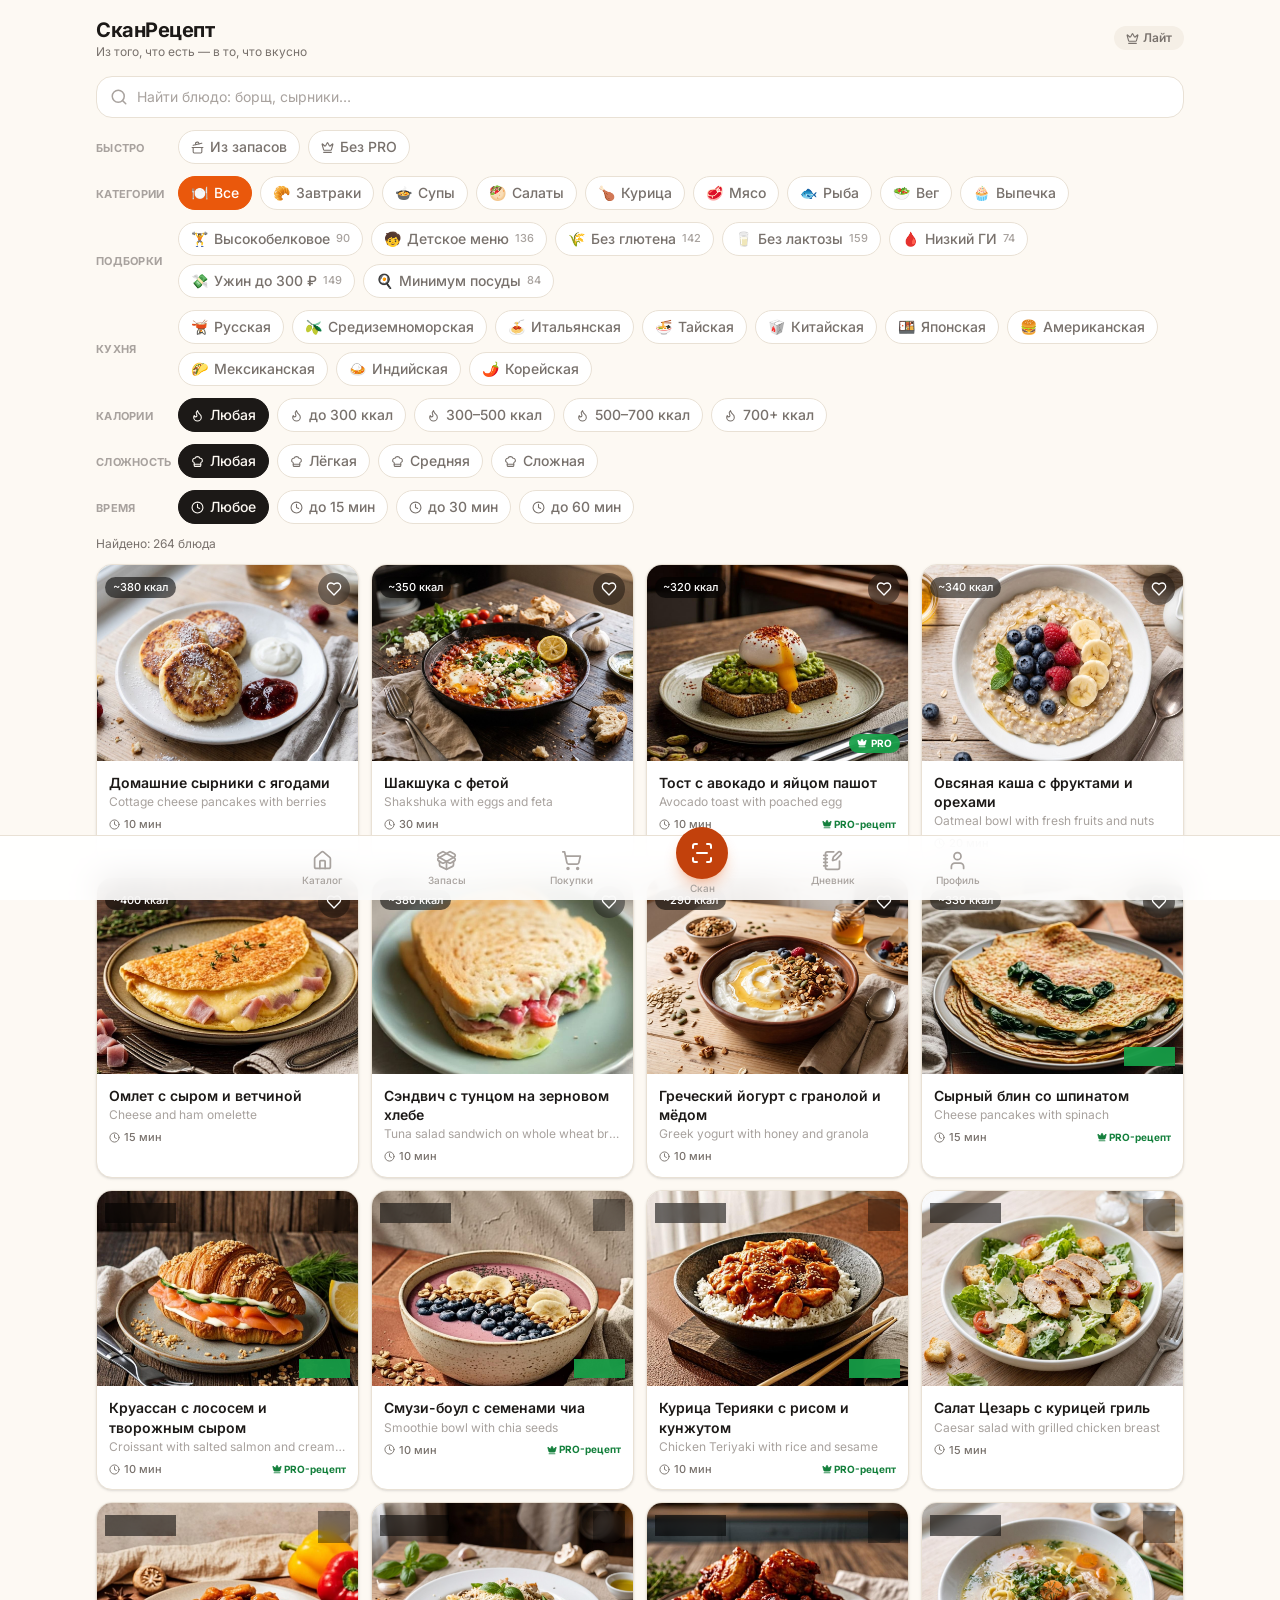
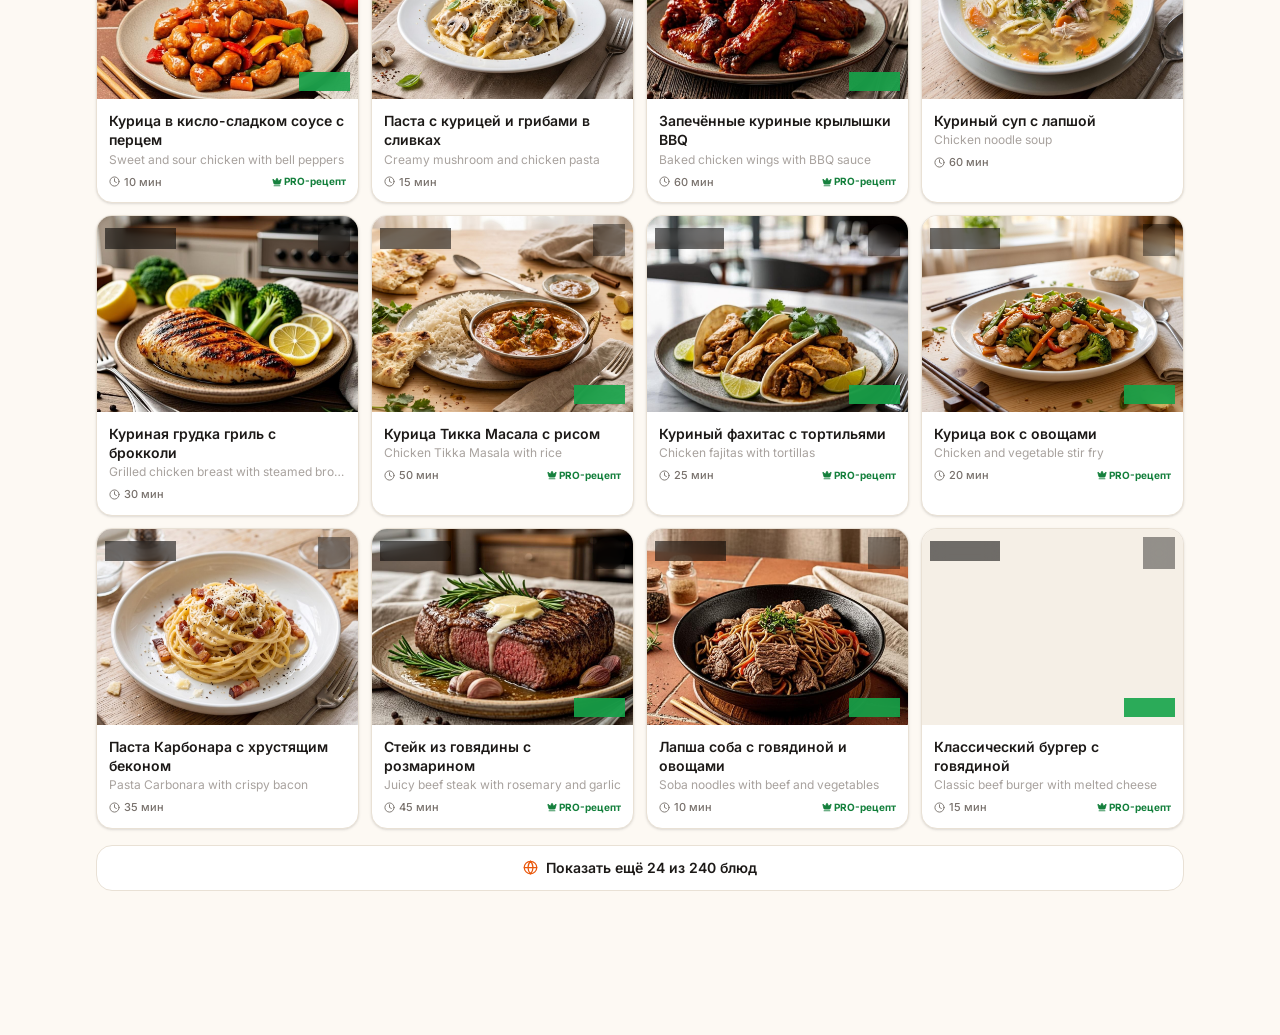
<file: index.html>
<!doctype html>
<html lang="ru">
  <head>
    <meta charset="UTF-8" />
    <link rel="icon" type="image/svg+xml" href="/favicon.svg" />
    <meta name="viewport" content="width=device-width, initial-scale=1.0, viewport-fit=cover" />
    <meta name="theme-color" content="#EA580C" />
    <meta name="mobile-web-app-capable" content="yes" />
    <meta name="apple-mobile-web-app-capable" content="yes" />
    <meta name="apple-mobile-web-app-status-bar-style" content="default" />
    <meta name="apple-mobile-web-app-title" content="СканРецепт" />
    <meta
      name="description"
      content="СканРецепт — сканируй продукты камерой и получай рецепты от ИИ. Каталог блюд 9 кухонь с фильтрами."
    />
    <!-- Open Graph: превью ссылки в мессенджерах и соцсетях -->
    <meta property="og:type" content="website" />
    <meta property="og:site_name" content="СканРецепт" />
    <meta property="og:title" content="СканРецепт — рецепты из твоих продуктов" />
    <meta
      property="og:description"
      content="Сканируй продукты камерой или штрих-код — ИИ подберёт рецепты. 260 домашних блюд 9 кухонь."
    />
    <meta property="og:image" content="/icons/icon-512.png" />
    <meta property="og:image:width" content="512" />
    <meta property="og:image:height" content="512" />
    <meta property="og:locale" content="ru_RU" />
    <!-- iOS: иконка на домашний экран -->
    <link rel="apple-touch-icon" href="/icons/icon-192.png" />
    <title>СканРецепт — рецепты из твоих продуктов</title>
    <script type="module" crossorigin src="/assets/index-CkTtRV9L.js"></script>
    <link rel="stylesheet" crossorigin href="/assets/index-Crrk0AuG.css">
  <link rel="manifest" href="/manifest.webmanifest"></head>
  <body>
    <div id="root"></div>
  </body>
</html>
</file>
<file: assets/index-Crrk0AuG.css>
@layer properties{@supports (((-webkit-hyphens:none)) and (not (margin-trim:inline))) or ((-moz-orient:inline) and (not (color:rgb(from red r g b)))){*,:before,:after,::backdrop{--tw-translate-x:0;--tw-translate-y:0;--tw-translate-z:0;--tw-rotate-x:initial;--tw-rotate-y:initial;--tw-rotate-z:initial;--tw-skew-x:initial;--tw-skew-y:initial;--tw-space-y-reverse:0;--tw-divide-y-reverse:0;--tw-border-style:solid;--tw-gradient-position:initial;--tw-gradient-from:#0000;--tw-gradient-via:#0000;--tw-gradient-to:#0000;--tw-gradient-stops:initial;--tw-gradient-via-stops:initial;--tw-gradient-from-position:0%;--tw-gradient-via-position:50%;--tw-gradient-to-position:100%;--tw-leading:initial;--tw-font-weight:initial;--tw-tracking:initial;--tw-ordinal:initial;--tw-slashed-zero:initial;--tw-numeric-figure:initial;--tw-numeric-spacing:initial;--tw-numeric-fraction:initial;--tw-shadow:0 0 #0000;--tw-shadow-color:initial;--tw-shadow-alpha:100%;--tw-inset-shadow:0 0 #0000;--tw-inset-shadow-color:initial;--tw-inset-shadow-alpha:100%;--tw-ring-color:initial;--tw-ring-shadow:0 0 #0000;--tw-inset-ring-color:initial;--tw-inset-ring-shadow:0 0 #0000;--tw-ring-inset:initial;--tw-ring-offset-width:0px;--tw-ring-offset-color:#fff;--tw-ring-offset-shadow:0 0 #0000;--tw-outline-style:solid;--tw-blur:initial;--tw-brightness:initial;--tw-contrast:initial;--tw-grayscale:initial;--tw-hue-rotate:initial;--tw-invert:initial;--tw-opacity:initial;--tw-saturate:initial;--tw-sepia:initial;--tw-drop-shadow:initial;--tw-drop-shadow-color:initial;--tw-drop-shadow-alpha:100%;--tw-drop-shadow-size:initial;--tw-backdrop-blur:initial;--tw-backdrop-brightness:initial;--tw-backdrop-contrast:initial;--tw-backdrop-grayscale:initial;--tw-backdrop-hue-rotate:initial;--tw-backdrop-invert:initial;--tw-backdrop-opacity:initial;--tw-backdrop-saturate:initial;--tw-backdrop-sepia:initial;--tw-duration:initial;--tw-ease:initial;--tw-scale-x:1;--tw-scale-y:1;--tw-scale-z:1}}}@layer theme{:root,:host{--font-sans:"Inter Variable", ui-sans-serif, system-ui, -apple-system, "Segoe UI", sans-serif;--font-mono:ui-monospace, SFMono-Regular, Menlo, Monaco, Consolas, "Liberation Mono", "Courier New", monospace;--color-red-400:oklch(70.4% .191 22.216);--color-red-500:oklch(63.7% .237 25.331);--color-amber-50:oklch(98.7% .022 95.277);--color-amber-100:oklch(96.2% .059 95.617);--color-amber-200:oklch(92.4% .12 95.746);--color-amber-300:oklch(87.9% .169 91.605);--color-amber-400:oklch(82.8% .189 84.429);--color-amber-500:oklch(76.9% .188 70.08);--color-amber-600:oklch(66.6% .179 58.318);--color-amber-700:oklch(55.5% .163 48.998);--color-amber-800:oklch(47.3% .137 46.201);--color-amber-900:oklch(41.4% .112 45.904);--color-amber-950:oklch(27.9% .077 45.635);--color-emerald-400:oklch(76.5% .177 163.223);--color-zinc-200:oklch(92% .004 286.32);--color-zinc-500:oklch(55.2% .016 285.938);--color-zinc-800:oklch(27.4% .006 286.033);--color-stone-900:oklch(21.6% .006 56.043);--color-black:#000;--color-white:#fff;--spacing:.25rem;--container-xs:20rem;--container-sm:24rem;--container-md:28rem;--container-lg:32rem;--container-2xl:42rem;--container-3xl:48rem;--container-6xl:72rem;--text-xs:.75rem;--text-xs--line-height:calc(1 / .75);--text-sm:.875rem;--text-sm--line-height:calc(1.25 / .875);--text-base:1rem;--text-base--line-height: 1.5 ;--text-lg:1.125rem;--text-lg--line-height:calc(1.75 / 1.125);--text-xl:1.25rem;--text-xl--line-height:calc(1.75 / 1.25);--text-2xl:1.5rem;--text-2xl--line-height:calc(2 / 1.5);--text-3xl:1.875rem;--text-3xl--line-height: 1.2 ;--text-4xl:2.25rem;--text-4xl--line-height:calc(2.5 / 2.25);--text-5xl:3rem;--text-5xl--line-height:1;--font-weight-normal:400;--font-weight-medium:500;--font-weight-semibold:600;--font-weight-bold:700;--tracking-tight:-.025em;--tracking-wide:.025em;--tracking-wider:.05em;--leading-tight:1.25;--leading-snug:1.375;--leading-relaxed:1.625;--radius-sm:.25rem;--radius-md:.375rem;--radius-lg:.5rem;--radius-xl:.75rem;--radius-2xl:1rem;--radius-3xl:1.5rem;--drop-shadow-sm:0 1px 2px #00000026;--ease-out:cubic-bezier(0, 0, .2, 1);--animate-pulse:pulse 2s cubic-bezier(.4, 0, .6, 1) infinite;--blur-sm:8px;--blur-lg:16px;--default-transition-duration:.15s;--default-transition-timing-function:cubic-bezier(.4, 0, .2, 1);--default-font-family:"Inter Variable", ui-sans-serif, system-ui, -apple-system, "Segoe UI", sans-serif;--default-mono-font-family:var(--font-mono)}}@layer base{*,:after,:before,::backdrop{box-sizing:border-box;border:0 solid;margin:0;padding:0}::file-selector-button{box-sizing:border-box;border:0 solid;margin:0;padding:0}html,:host{-webkit-text-size-adjust:100%;tab-size:4;line-height:1.5;font-family:var(--default-font-family,-apple-system, BlinkMacSystemFont, "Segoe UI", Roboto, "Helvetica Neue", "Noto Sans", Arial, sans-serif, "Apple Color Emoji", "Segoe UI Emoji", "Segoe UI Symbol", "Noto Color Emoji");font-feature-settings:var(--default-font-feature-settings,normal);font-variation-settings:var(--default-font-variation-settings,normal);-webkit-tap-highlight-color:transparent}hr{height:0;color:inherit;border-top-width:1px}abbr:where([title]){-webkit-text-decoration:underline dotted;text-decoration:underline dotted}h1,h2,h3,h4,h5,h6{font-size:inherit;font-weight:inherit}a{color:inherit;-webkit-text-decoration:inherit;text-decoration:inherit}b,strong{font-weight:bolder}code,kbd,samp,pre{font-family:var(--default-mono-font-family,ui-monospace, SFMono-Regular, Menlo, Monaco, Consolas, "Liberation Mono", "Courier New", monospace);font-feature-settings:var(--default-mono-font-feature-settings,normal);font-variation-settings:var(--default-mono-font-variation-settings,normal);font-size:1em}small{font-size:80%}sub,sup{vertical-align:baseline;font-size:75%;line-height:0;position:relative}sub{bottom:-.25em}sup{top:-.5em}table{text-indent:0;border-color:inherit;border-collapse:collapse}:-moz-focusring:where(:not(iframe)){outline:auto}progress{vertical-align:baseline}summary{display:list-item}ol,ul,menu{list-style:none}img,svg,video,canvas,audio,iframe,embed,object{vertical-align:middle;display:block}img,video{max-width:100%;height:auto}button,input,select,optgroup,textarea{font:inherit;font-feature-settings:inherit;font-variation-settings:inherit;letter-spacing:inherit;color:inherit;opacity:1;background-color:#0000;border-radius:0}::file-selector-button{font:inherit;font-feature-settings:inherit;font-variation-settings:inherit;letter-spacing:inherit;color:inherit;opacity:1;background-color:#0000;border-radius:0}:where(select:is([multiple],[size])) optgroup{font-weight:bolder}:where(select:is([multiple],[size])) optgroup option{padding-inline-start:20px}::file-selector-button{margin-inline-end:4px}::placeholder{opacity:1}@supports (not ((-webkit-appearance:-apple-pay-button))) or (contain-intrinsic-size:1px){::placeholder{color:currentColor}@supports (color:color-mix(in lab,red,red)){::placeholder{color:color-mix(in oklab,currentcolor 50%,transparent)}}}textarea{resize:vertical}::-webkit-search-decoration{-webkit-appearance:none}::-webkit-date-and-time-value{min-height:1lh;text-align:inherit}::-webkit-datetime-edit{display:inline-flex}::-webkit-datetime-edit-fields-wrapper{padding:0}::-webkit-datetime-edit{padding-block:0}::-webkit-datetime-edit-year-field{padding-block:0}::-webkit-datetime-edit-month-field{padding-block:0}::-webkit-datetime-edit-day-field{padding-block:0}::-webkit-datetime-edit-hour-field{padding-block:0}::-webkit-datetime-edit-minute-field{padding-block:0}::-webkit-datetime-edit-second-field{padding-block:0}::-webkit-datetime-edit-millisecond-field{padding-block:0}::-webkit-datetime-edit-meridiem-field{padding-block:0}::-webkit-calendar-picker-indicator{line-height:1}:-moz-ui-invalid{box-shadow:none}button,input:where([type=button],[type=reset],[type=submit]){appearance:button}::file-selector-button{appearance:button}::-webkit-inner-spin-button{height:auto}::-webkit-outer-spin-button{height:auto}[hidden]:where(:not([hidden=until-found])){display:none!important}}@layer components;@layer utilities{.pointer-events-none{pointer-events:none}.collapse{visibility:collapse}.invisible{visibility:hidden}.visible{visibility:visible}.absolute{position:absolute}.fixed{position:fixed}.relative{position:relative}.static{position:static}.sticky{position:sticky}.inset-0{inset:0}.inset-x-0{inset-inline:0}.-top-1\.5{top:calc(var(--spacing) * -1.5)}.-top-2\.5{top:calc(var(--spacing) * -2.5)}.top-0\.5{top:calc(var(--spacing) * .5)}.top-1{top:var(--spacing)}.top-1\/2{top:50%}.top-2{top:calc(var(--spacing) * 2)}.top-3{top:calc(var(--spacing) * 3)}.top-4{top:calc(var(--spacing) * 4)}.top-6{top:calc(var(--spacing) * 6)}.-right-0\.5{right:calc(var(--spacing) * -.5)}.right-0{right:0}.right-2{right:calc(var(--spacing) * 2)}.right-3{right:calc(var(--spacing) * 3)}.right-6{right:calc(var(--spacing) * 6)}.right-\[12\%\]{right:12%}.bottom-0{bottom:0}.bottom-2{bottom:calc(var(--spacing) * 2)}.bottom-4{bottom:calc(var(--spacing) * 4)}.bottom-5{bottom:calc(var(--spacing) * 5)}.bottom-6{bottom:calc(var(--spacing) * 6)}.bottom-24{bottom:calc(var(--spacing) * 24)}.left-0{left:0}.left-1{left:var(--spacing)}.left-1\/2{left:50%}.left-2{left:calc(var(--spacing) * 2)}.left-3{left:calc(var(--spacing) * 3)}.left-3\.5{left:calc(var(--spacing) * 3.5)}.left-4{left:calc(var(--spacing) * 4)}.left-6{left:calc(var(--spacing) * 6)}.left-\[12\%\]{left:12%}.z-10{z-index:10}.z-20{z-index:20}.z-40{z-index:40}.z-50{z-index:50}.container{width:100%}@media(min-width:40rem){.container{max-width:40rem}}@media(min-width:48rem){.container{max-width:48rem}}@media(min-width:64rem){.container{max-width:64rem}}@media(min-width:80rem){.container{max-width:80rem}}@media(min-width:96rem){.container{max-width:96rem}}.mx-4{margin-inline:calc(var(--spacing) * 4)}.mx-auto{margin-inline:auto}.-mt-5{margin-top:calc(var(--spacing) * -5)}.mt-0\.5{margin-top:calc(var(--spacing) * .5)}.mt-1{margin-top:var(--spacing)}.mt-1\.5{margin-top:calc(var(--spacing) * 1.5)}.mt-2{margin-top:calc(var(--spacing) * 2)}.mt-2\.5{margin-top:calc(var(--spacing) * 2.5)}.mt-3{margin-top:calc(var(--spacing) * 3)}.mt-4{margin-top:calc(var(--spacing) * 4)}.mt-5{margin-top:calc(var(--spacing) * 5)}.mt-6{margin-top:calc(var(--spacing) * 6)}.mr-0\.5{margin-right:calc(var(--spacing) * .5)}.mr-1{margin-right:var(--spacing)}.mr-1\.5{margin-right:calc(var(--spacing) * 1.5)}.mb-1{margin-bottom:var(--spacing)}.mb-1\.5{margin-bottom:calc(var(--spacing) * 1.5)}.mb-2{margin-bottom:calc(var(--spacing) * 2)}.mb-2\.5{margin-bottom:calc(var(--spacing) * 2.5)}.mb-3{margin-bottom:calc(var(--spacing) * 3)}.mb-4{margin-bottom:calc(var(--spacing) * 4)}.mb-5{margin-bottom:calc(var(--spacing) * 5)}.mb-6{margin-bottom:calc(var(--spacing) * 6)}.ml-0\.5{margin-left:calc(var(--spacing) * .5)}.ml-1{margin-left:var(--spacing)}.ml-1\.5{margin-left:calc(var(--spacing) * 1.5)}.ml-2{margin-left:calc(var(--spacing) * 2)}.ml-auto{margin-left:auto}.line-clamp-2{-webkit-line-clamp:2;-webkit-box-orient:vertical;display:-webkit-box;overflow:hidden}.line-clamp-3{-webkit-line-clamp:3;-webkit-box-orient:vertical;display:-webkit-box;overflow:hidden}.block{display:block}.contents{display:contents}.flex{display:flex}.grid{display:grid}.hidden{display:none}.inline{display:inline}.inline-block{display:inline-block}.inline-flex{display:inline-flex}.table{display:table}.table-header-group{display:table-header-group}.aspect-\[3\/4\]{aspect-ratio:3/4}.aspect-\[4\/3\]{aspect-ratio:4/3}.h-0\.5{height:calc(var(--spacing) * .5)}.h-1\.5{height:calc(var(--spacing) * 1.5)}.h-2{height:calc(var(--spacing) * 2)}.h-2\.5{height:calc(var(--spacing) * 2.5)}.h-3\.5{height:calc(var(--spacing) * 3.5)}.h-4{height:calc(var(--spacing) * 4)}.h-5{height:calc(var(--spacing) * 5)}.h-6{height:calc(var(--spacing) * 6)}.h-7{height:calc(var(--spacing) * 7)}.h-8{height:calc(var(--spacing) * 8)}.h-9{height:calc(var(--spacing) * 9)}.h-10{height:calc(var(--spacing) * 10)}.h-11{height:calc(var(--spacing) * 11)}.h-12{height:calc(var(--spacing) * 12)}.h-13{height:calc(var(--spacing) * 13)}.h-14{height:calc(var(--spacing) * 14)}.h-16{height:calc(var(--spacing) * 16)}.h-24{height:calc(var(--spacing) * 24)}.h-\[22px\]{height:22px}.h-\[56px\]{height:56px}.h-\[72px\]{height:72px}.h-full{height:100%}.max-h-\[85vh\]{max-height:85vh}.min-h-24{min-height:calc(var(--spacing) * 24)}.min-h-screen{min-height:100vh}.w-2{width:calc(var(--spacing) * 2)}.w-2\.5{width:calc(var(--spacing) * 2.5)}.w-3\.5{width:calc(var(--spacing) * 3.5)}.w-4{width:calc(var(--spacing) * 4)}.w-5{width:calc(var(--spacing) * 5)}.w-6{width:calc(var(--spacing) * 6)}.w-7{width:calc(var(--spacing) * 7)}.w-8{width:calc(var(--spacing) * 8)}.w-9{width:calc(var(--spacing) * 9)}.w-10{width:calc(var(--spacing) * 10)}.w-11{width:calc(var(--spacing) * 11)}.w-12{width:calc(var(--spacing) * 12)}.w-13{width:calc(var(--spacing) * 13)}.w-14{width:calc(var(--spacing) * 14)}.w-16{width:calc(var(--spacing) * 16)}.w-20{width:calc(var(--spacing) * 20)}.w-24{width:calc(var(--spacing) * 24)}.w-\[54px\]{width:54px}.w-\[56px\]{width:56px}.w-\[72px\]{width:72px}.w-\[74px\]{width:74px}.w-full{width:100%}.max-w-56{max-width:calc(var(--spacing) * 56)}.max-w-\[68px\]{max-width:68px}.max-w-\[70\%\]{max-width:70%}.max-w-\[calc\(100\%-52px\)\]{max-width:calc(100% - 52px)}.max-w-lg{max-width:var(--container-lg)}.max-w-md{max-width:var(--container-md)}.max-w-sm{max-width:var(--container-sm)}.max-w-xs{max-width:var(--container-xs)}.min-w-0{min-width:0}.min-w-4{min-width:calc(var(--spacing) * 4)}.min-w-9{min-width:calc(var(--spacing) * 9)}.min-w-14{min-width:calc(var(--spacing) * 14)}.flex-1{flex:1}.flex-shrink,.shrink{flex-shrink:1}.shrink-0{flex-shrink:0}.grow{flex-grow:1}.-translate-x-1\/2{--tw-translate-x: -50% ;translate:var(--tw-translate-x) var(--tw-translate-y)}.translate-x-1{--tw-translate-x:var(--spacing);translate:var(--tw-translate-x) var(--tw-translate-y)}.translate-x-6{--tw-translate-x:calc(var(--spacing) * 6);translate:var(--tw-translate-x) var(--tw-translate-y)}.-translate-y-1\/2{--tw-translate-y: -50% ;translate:var(--tw-translate-x) var(--tw-translate-y)}.transform{transform:var(--tw-rotate-x,) var(--tw-rotate-y,) var(--tw-rotate-z,) var(--tw-skew-x,) var(--tw-skew-y,)}.animate-pulse{animation:var(--animate-pulse)}.cursor-pointer{cursor:pointer}.resize{resize:both}.grid-cols-2{grid-template-columns:repeat(2,minmax(0,1fr))}.grid-cols-3{grid-template-columns:repeat(3,minmax(0,1fr))}.grid-cols-4{grid-template-columns:repeat(4,minmax(0,1fr))}.grid-cols-5{grid-template-columns:repeat(5,minmax(0,1fr))}.flex-col{flex-direction:column}.flex-wrap{flex-wrap:wrap}.items-baseline{align-items:baseline}.items-center{align-items:center}.items-end{align-items:flex-end}.items-start{align-items:flex-start}.justify-around{justify-content:space-around}.justify-between{justify-content:space-between}.justify-center{justify-content:center}.justify-items-center{justify-items:center}.gap-0\.5{gap:calc(var(--spacing) * .5)}.gap-1{gap:var(--spacing)}.gap-1\.5{gap:calc(var(--spacing) * 1.5)}.gap-2{gap:calc(var(--spacing) * 2)}.gap-2\.5{gap:calc(var(--spacing) * 2.5)}.gap-3{gap:calc(var(--spacing) * 3)}.gap-3\.5{gap:calc(var(--spacing) * 3.5)}.gap-4{gap:calc(var(--spacing) * 4)}.gap-6{gap:calc(var(--spacing) * 6)}:where(.space-y-1>:not(:last-child)){--tw-space-y-reverse:0;margin-block-start:calc(var(--spacing) * var(--tw-space-y-reverse));margin-block-end:calc(var(--spacing) * calc(1 - var(--tw-space-y-reverse)))}:where(.space-y-1\.5>:not(:last-child)){--tw-space-y-reverse:0;margin-block-start:calc(calc(var(--spacing) * 1.5) * var(--tw-space-y-reverse));margin-block-end:calc(calc(var(--spacing) * 1.5) * calc(1 - var(--tw-space-y-reverse)))}:where(.space-y-2>:not(:last-child)){--tw-space-y-reverse:0;margin-block-start:calc(calc(var(--spacing) * 2) * var(--tw-space-y-reverse));margin-block-end:calc(calc(var(--spacing) * 2) * calc(1 - var(--tw-space-y-reverse)))}:where(.space-y-2\.5>:not(:last-child)){--tw-space-y-reverse:0;margin-block-start:calc(calc(var(--spacing) * 2.5) * var(--tw-space-y-reverse));margin-block-end:calc(calc(var(--spacing) * 2.5) * calc(1 - var(--tw-space-y-reverse)))}:where(.space-y-4>:not(:last-child)){--tw-space-y-reverse:0;margin-block-start:calc(calc(var(--spacing) * 4) * var(--tw-space-y-reverse));margin-block-end:calc(calc(var(--spacing) * 4) * calc(1 - var(--tw-space-y-reverse)))}.gap-x-4{column-gap:calc(var(--spacing) * 4)}.gap-y-1{row-gap:var(--spacing)}:where(.divide-y>:not(:last-child)){--tw-divide-y-reverse:0;border-bottom-style:var(--tw-border-style);border-top-style:var(--tw-border-style);border-top-width:calc(1px * var(--tw-divide-y-reverse));border-bottom-width:calc(1px * calc(1 - var(--tw-divide-y-reverse)))}:where(.divide-line>:not(:last-child)){border-color:var(--line)}.truncate{text-overflow:ellipsis;white-space:nowrap;overflow:hidden}.overflow-hidden{overflow:hidden}.overflow-x-auto{overflow-x:auto}.overflow-y-auto{overflow-y:auto}.rounded-2xl{border-radius:var(--radius-2xl)}.rounded-3xl{border-radius:var(--radius-3xl)}.rounded-full{border-radius:3.40282e38px}.rounded-lg{border-radius:var(--radius-lg)}.rounded-sm{border-radius:var(--radius-sm)}.rounded-xl{border-radius:var(--radius-xl)}.rounded-t-md{border-top-left-radius:var(--radius-md);border-top-right-radius:var(--radius-md)}.rounded-t-sm{border-top-left-radius:var(--radius-sm);border-top-right-radius:var(--radius-sm)}.rounded-tl-2xl{border-top-left-radius:var(--radius-2xl)}.rounded-tr-2xl{border-top-right-radius:var(--radius-2xl)}.rounded-b-lg{border-bottom-right-radius:var(--radius-lg);border-bottom-left-radius:var(--radius-lg)}.rounded-br-2xl{border-bottom-right-radius:var(--radius-2xl)}.rounded-bl-2xl{border-bottom-left-radius:var(--radius-2xl)}.border{border-style:var(--tw-border-style);border-width:1px}.border-2{border-style:var(--tw-border-style);border-width:2px}.border-\[3px\]{border-style:var(--tw-border-style);border-width:3px}.border-\[6px\]{border-style:var(--tw-border-style);border-width:6px}.border-t{border-top-style:var(--tw-border-style);border-top-width:1px}.border-t-2{border-top-style:var(--tw-border-style);border-top-width:2px}.border-r-2{border-right-style:var(--tw-border-style);border-right-width:2px}.border-b-2{border-bottom-style:var(--tw-border-style);border-bottom-width:2px}.border-l-2{border-left-style:var(--tw-border-style);border-left-width:2px}.border-dashed{--tw-border-style:dashed;border-style:dashed}.border-accent,.border-accent\/25{border-color:var(--accent)}@supports (color:color-mix(in lab,red,red)){.border-accent\/25{border-color:color-mix(in oklab,var(--accent) 25%,transparent)}}.border-accent\/30{border-color:var(--accent)}@supports (color:color-mix(in lab,red,red)){.border-accent\/30{border-color:color-mix(in oklab,var(--accent) 30%,transparent)}}.border-accent\/40{border-color:var(--accent)}@supports (color:color-mix(in lab,red,red)){.border-accent\/40{border-color:color-mix(in oklab,var(--accent) 40%,transparent)}}.border-accent\/50{border-color:var(--accent)}@supports (color:color-mix(in lab,red,red)){.border-accent\/50{border-color:color-mix(in oklab,var(--accent) 50%,transparent)}}.border-accent\/70{border-color:var(--accent)}@supports (color:color-mix(in lab,red,red)){.border-accent\/70{border-color:color-mix(in oklab,var(--accent) 70%,transparent)}}.border-amber-300\/60{border-color:#ffd23699}@supports (color:color-mix(in lab,red,red)){.border-amber-300\/60{border-color:color-mix(in oklab,var(--color-amber-300) 60%,transparent)}}.border-amber-950{border-color:var(--color-amber-950)}.border-good,.border-good\/30{border-color:var(--good)}@supports (color:color-mix(in lab,red,red)){.border-good\/30{border-color:color-mix(in oklab,var(--good) 30%,transparent)}}.border-good\/35{border-color:var(--good)}@supports (color:color-mix(in lab,red,red)){.border-good\/35{border-color:color-mix(in oklab,var(--good) 35%,transparent)}}.border-good\/40{border-color:var(--good)}@supports (color:color-mix(in lab,red,red)){.border-good\/40{border-color:color-mix(in oklab,var(--good) 40%,transparent)}}.border-ink{border-color:var(--ink)}.border-line{border-color:var(--line)}.border-pro,.border-pro\/30{border-color:var(--pro)}@supports (color:color-mix(in lab,red,red)){.border-pro\/30{border-color:color-mix(in oklab,var(--pro) 30%,transparent)}}.border-pro\/50{border-color:var(--pro)}@supports (color:color-mix(in lab,red,red)){.border-pro\/50{border-color:color-mix(in oklab,var(--pro) 50%,transparent)}}.border-transparent{border-color:#0000}.border-white\/80{border-color:#fffc}@supports (color:color-mix(in lab,red,red)){.border-white\/80{border-color:color-mix(in oklab,var(--color-white) 80%,transparent)}}.border-white\/90{border-color:#ffffffe6}@supports (color:color-mix(in lab,red,red)){.border-white\/90{border-color:color-mix(in oklab,var(--color-white) 90%,transparent)}}.bg-accent{background-color:var(--accent)}.bg-accent-soft{background-color:var(--accent-soft)}.bg-accent-strong{background-color:var(--accent-strong)}.bg-accent\/40{background-color:var(--accent)}@supports (color:color-mix(in lab,red,red)){.bg-accent\/40{background-color:color-mix(in oklab,var(--accent) 40%,transparent)}}.bg-amber-50{background-color:var(--color-amber-50)}.bg-amber-100{background-color:var(--color-amber-100)}.bg-amber-100\/95{background-color:#fef3c6f2}@supports (color:color-mix(in lab,red,red)){.bg-amber-100\/95{background-color:color-mix(in oklab,var(--color-amber-100) 95%,transparent)}}.bg-amber-400{background-color:var(--color-amber-400)}.bg-amber-950\/60{background-color:#46190199}@supports (color:color-mix(in lab,red,red)){.bg-amber-950\/60{background-color:color-mix(in oklab,var(--color-amber-950) 60%,transparent)}}.bg-app{background-color:var(--app)}.bg-black\/40{background-color:#0006}@supports (color:color-mix(in lab,red,red)){.bg-black\/40{background-color:color-mix(in oklab,var(--color-black) 40%,transparent)}}.bg-black\/45{background-color:#00000073}@supports (color:color-mix(in lab,red,red)){.bg-black\/45{background-color:color-mix(in oklab,var(--color-black) 45%,transparent)}}.bg-black\/55{background-color:#0000008c}@supports (color:color-mix(in lab,red,red)){.bg-black\/55{background-color:color-mix(in oklab,var(--color-black) 55%,transparent)}}.bg-card,.bg-card\/50{background-color:var(--card)}@supports (color:color-mix(in lab,red,red)){.bg-card\/50{background-color:color-mix(in oklab,var(--card) 50%,transparent)}}.bg-card\/90{background-color:var(--card)}@supports (color:color-mix(in lab,red,red)){.bg-card\/90{background-color:color-mix(in oklab,var(--card) 90%,transparent)}}.bg-emerald-400{background-color:var(--color-emerald-400)}.bg-good,.bg-good\/5{background-color:var(--good)}@supports (color:color-mix(in lab,red,red)){.bg-good\/5{background-color:color-mix(in oklab,var(--good) 5%,transparent)}}.bg-good\/10{background-color:var(--good)}@supports (color:color-mix(in lab,red,red)){.bg-good\/10{background-color:color-mix(in oklab,var(--good) 10%,transparent)}}.bg-good\/90{background-color:var(--good)}@supports (color:color-mix(in lab,red,red)){.bg-good\/90{background-color:color-mix(in oklab,var(--good) 90%,transparent)}}.bg-ink,.bg-ink\/25{background-color:var(--ink)}@supports (color:color-mix(in lab,red,red)){.bg-ink\/25{background-color:color-mix(in oklab,var(--ink) 25%,transparent)}}.bg-line{background-color:var(--line)}.bg-pro,.bg-pro\/10{background-color:var(--pro)}@supports (color:color-mix(in lab,red,red)){.bg-pro\/10{background-color:color-mix(in oklab,var(--pro) 10%,transparent)}}.bg-pro\/90{background-color:var(--pro)}@supports (color:color-mix(in lab,red,red)){.bg-pro\/90{background-color:color-mix(in oklab,var(--pro) 90%,transparent)}}.bg-red-400{background-color:var(--color-red-400)}.bg-red-500{background-color:var(--color-red-500)}.bg-soft,.bg-soft\/50{background-color:var(--soft)}@supports (color:color-mix(in lab,red,red)){.bg-soft\/50{background-color:color-mix(in oklab,var(--soft) 50%,transparent)}}.bg-soft\/60{background-color:var(--soft)}@supports (color:color-mix(in lab,red,red)){.bg-soft\/60{background-color:color-mix(in oklab,var(--soft) 60%,transparent)}}.bg-soft\/70{background-color:var(--soft)}@supports (color:color-mix(in lab,red,red)){.bg-soft\/70{background-color:color-mix(in oklab,var(--soft) 70%,transparent)}}.bg-stone-900{background-color:var(--color-stone-900)}.bg-stone-900\/70{background-color:#1c1917b3}@supports (color:color-mix(in lab,red,red)){.bg-stone-900\/70{background-color:color-mix(in oklab,var(--color-stone-900) 70%,transparent)}}.bg-white{background-color:var(--color-white)}.bg-white\/10{background-color:#ffffff1a}@supports (color:color-mix(in lab,red,red)){.bg-white\/10{background-color:color-mix(in oklab,var(--color-white) 10%,transparent)}}.bg-white\/15{background-color:#ffffff26}@supports (color:color-mix(in lab,red,red)){.bg-white\/15{background-color:color-mix(in oklab,var(--color-white) 15%,transparent)}}.bg-zinc-800\/85{background-color:#27272ad9}@supports (color:color-mix(in lab,red,red)){.bg-zinc-800\/85{background-color:color-mix(in oklab,var(--color-zinc-800) 85%,transparent)}}.bg-gradient-to-b{--tw-gradient-position:to bottom in oklab;background-image:linear-gradient(var(--tw-gradient-stops))}.bg-gradient-to-br{--tw-gradient-position:to bottom right in oklab;background-image:linear-gradient(var(--tw-gradient-stops))}.from-accent{--tw-gradient-from:var(--accent);--tw-gradient-stops:var(--tw-gradient-via-stops,var(--tw-gradient-position), var(--tw-gradient-from) var(--tw-gradient-from-position), var(--tw-gradient-to) var(--tw-gradient-to-position))}.from-accent-soft{--tw-gradient-from:var(--accent-soft);--tw-gradient-stops:var(--tw-gradient-via-stops,var(--tw-gradient-position), var(--tw-gradient-from) var(--tw-gradient-from-position), var(--tw-gradient-to) var(--tw-gradient-to-position))}.from-amber-800{--tw-gradient-from:var(--color-amber-800);--tw-gradient-stops:var(--tw-gradient-via-stops,var(--tw-gradient-position), var(--tw-gradient-from) var(--tw-gradient-from-position), var(--tw-gradient-to) var(--tw-gradient-to-position))}.from-amber-900{--tw-gradient-from:var(--color-amber-900);--tw-gradient-stops:var(--tw-gradient-via-stops,var(--tw-gradient-position), var(--tw-gradient-from) var(--tw-gradient-from-position), var(--tw-gradient-to) var(--tw-gradient-to-position))}.from-white\/25{--tw-gradient-from:#ffffff40}@supports (color:color-mix(in lab,red,red)){.from-white\/25{--tw-gradient-from:color-mix(in oklab, var(--color-white) 25%, transparent)}}.from-white\/25{--tw-gradient-stops:var(--tw-gradient-via-stops,var(--tw-gradient-position), var(--tw-gradient-from) var(--tw-gradient-from-position), var(--tw-gradient-to) var(--tw-gradient-to-position))}.from-zinc-200{--tw-gradient-from:var(--color-zinc-200);--tw-gradient-stops:var(--tw-gradient-via-stops,var(--tw-gradient-position), var(--tw-gradient-from) var(--tw-gradient-from-position), var(--tw-gradient-to) var(--tw-gradient-to-position))}.via-amber-950{--tw-gradient-via:var(--color-amber-950);--tw-gradient-via-stops:var(--tw-gradient-position), var(--tw-gradient-from) var(--tw-gradient-from-position), var(--tw-gradient-via) var(--tw-gradient-via-position), var(--tw-gradient-to) var(--tw-gradient-to-position);--tw-gradient-stops:var(--tw-gradient-via-stops)}.via-soft{--tw-gradient-via:var(--soft);--tw-gradient-via-stops:var(--tw-gradient-position), var(--tw-gradient-from) var(--tw-gradient-from-position), var(--tw-gradient-via) var(--tw-gradient-via-position), var(--tw-gradient-to) var(--tw-gradient-to-position);--tw-gradient-stops:var(--tw-gradient-via-stops)}.to-accent-soft{--tw-gradient-to:var(--accent-soft);--tw-gradient-stops:var(--tw-gradient-via-stops,var(--tw-gradient-position), var(--tw-gradient-from) var(--tw-gradient-from-position), var(--tw-gradient-to) var(--tw-gradient-to-position))}.to-accent-strong{--tw-gradient-to:var(--accent-strong);--tw-gradient-stops:var(--tw-gradient-via-stops,var(--tw-gradient-position), var(--tw-gradient-from) var(--tw-gradient-from-position), var(--tw-gradient-to) var(--tw-gradient-to-position))}.to-amber-900{--tw-gradient-to:var(--color-amber-900);--tw-gradient-stops:var(--tw-gradient-via-stops,var(--tw-gradient-position), var(--tw-gradient-from) var(--tw-gradient-from-position), var(--tw-gradient-to) var(--tw-gradient-to-position))}.to-amber-950{--tw-gradient-to:var(--color-amber-950);--tw-gradient-stops:var(--tw-gradient-via-stops,var(--tw-gradient-position), var(--tw-gradient-from) var(--tw-gradient-from-position), var(--tw-gradient-to) var(--tw-gradient-to-position))}.to-white\/5{--tw-gradient-to:#ffffff0d}@supports (color:color-mix(in lab,red,red)){.to-white\/5{--tw-gradient-to:color-mix(in oklab, var(--color-white) 5%, transparent)}}.to-white\/5{--tw-gradient-stops:var(--tw-gradient-via-stops,var(--tw-gradient-position), var(--tw-gradient-from) var(--tw-gradient-from-position), var(--tw-gradient-to) var(--tw-gradient-to-position))}.to-zinc-500{--tw-gradient-to:var(--color-zinc-500);--tw-gradient-stops:var(--tw-gradient-via-stops,var(--tw-gradient-position), var(--tw-gradient-from) var(--tw-gradient-from-position), var(--tw-gradient-to) var(--tw-gradient-to-position))}.fill-accent-soft{fill:var(--accent-soft)}.fill-current{fill:currentColor}.object-contain{object-fit:contain}.object-cover{object-fit:cover}.p-1{padding:var(--spacing)}.p-1\.5{padding:calc(var(--spacing) * 1.5)}.p-3{padding:calc(var(--spacing) * 3)}.p-3\.5{padding:calc(var(--spacing) * 3.5)}.p-4{padding:calc(var(--spacing) * 4)}.p-5{padding:calc(var(--spacing) * 5)}.p-6{padding:calc(var(--spacing) * 6)}.px-1{padding-inline:var(--spacing)}.px-1\.5{padding-inline:calc(var(--spacing) * 1.5)}.px-2{padding-inline:calc(var(--spacing) * 2)}.px-2\.5{padding-inline:calc(var(--spacing) * 2.5)}.px-3{padding-inline:calc(var(--spacing) * 3)}.px-3\.5{padding-inline:calc(var(--spacing) * 3.5)}.px-4{padding-inline:calc(var(--spacing) * 4)}.px-5{padding-inline:calc(var(--spacing) * 5)}.px-6{padding-inline:calc(var(--spacing) * 6)}.px-8{padding-inline:calc(var(--spacing) * 8)}.py-0\.5{padding-block:calc(var(--spacing) * .5)}.py-1{padding-block:var(--spacing)}.py-1\.5{padding-block:calc(var(--spacing) * 1.5)}.py-2{padding-block:calc(var(--spacing) * 2)}.py-2\.5{padding-block:calc(var(--spacing) * 2.5)}.py-3{padding-block:calc(var(--spacing) * 3)}.py-3\.5{padding-block:calc(var(--spacing) * 3.5)}.py-4{padding-block:calc(var(--spacing) * 4)}.py-6{padding-block:calc(var(--spacing) * 6)}.py-8{padding-block:calc(var(--spacing) * 8)}.py-10{padding-block:calc(var(--spacing) * 10)}.py-12{padding-block:calc(var(--spacing) * 12)}.py-20{padding-block:calc(var(--spacing) * 20)}.pt-1{padding-top:var(--spacing)}.pt-1\.5{padding-top:calc(var(--spacing) * 1.5)}.pt-4{padding-top:calc(var(--spacing) * 4)}.pr-3{padding-right:calc(var(--spacing) * 3)}.pr-4{padding-right:calc(var(--spacing) * 4)}.pb-1{padding-bottom:var(--spacing)}.pb-2{padding-bottom:calc(var(--spacing) * 2)}.pb-4{padding-bottom:calc(var(--spacing) * 4)}.pb-6{padding-bottom:calc(var(--spacing) * 6)}.pb-24{padding-bottom:calc(var(--spacing) * 24)}.pb-36{padding-bottom:calc(var(--spacing) * 36)}.pl-9{padding-left:calc(var(--spacing) * 9)}.pl-10{padding-left:calc(var(--spacing) * 10)}.text-center{text-align:center}.text-left{text-align:left}.text-right{text-align:right}.text-2xl{font-size:var(--text-2xl);line-height:var(--tw-leading,var(--text-2xl--line-height))}.text-3xl{font-size:var(--text-3xl);line-height:var(--tw-leading,var(--text-3xl--line-height))}.text-4xl{font-size:var(--text-4xl);line-height:var(--tw-leading,var(--text-4xl--line-height))}.text-5xl{font-size:var(--text-5xl);line-height:var(--tw-leading,var(--text-5xl--line-height))}.text-base{font-size:var(--text-base);line-height:var(--tw-leading,var(--text-base--line-height))}.text-lg{font-size:var(--text-lg);line-height:var(--tw-leading,var(--text-lg--line-height))}.text-sm{font-size:var(--text-sm);line-height:var(--tw-leading,var(--text-sm--line-height))}.text-xl{font-size:var(--text-xl);line-height:var(--tw-leading,var(--text-xl--line-height))}.text-xs{font-size:var(--text-xs);line-height:var(--tw-leading,var(--text-xs--line-height))}.text-\[8px\]{font-size:8px}.text-\[10px\]{font-size:10px}.text-\[11px\]{font-size:11px}.leading-\[1\.25\]{--tw-leading:1.25;line-height:1.25}.leading-none{--tw-leading:1;line-height:1}.leading-relaxed{--tw-leading:var(--leading-relaxed);line-height:var(--leading-relaxed)}.leading-snug{--tw-leading:var(--leading-snug);line-height:var(--leading-snug)}.leading-tight{--tw-leading:var(--leading-tight);line-height:var(--leading-tight)}.font-bold{--tw-font-weight:var(--font-weight-bold);font-weight:var(--font-weight-bold)}.font-medium{--tw-font-weight:var(--font-weight-medium);font-weight:var(--font-weight-medium)}.font-normal{--tw-font-weight:var(--font-weight-normal);font-weight:var(--font-weight-normal)}.font-semibold{--tw-font-weight:var(--font-weight-semibold);font-weight:var(--font-weight-semibold)}.tracking-tight{--tw-tracking:var(--tracking-tight);letter-spacing:var(--tracking-tight)}.tracking-wide{--tw-tracking:var(--tracking-wide);letter-spacing:var(--tracking-wide)}.tracking-wider{--tw-tracking:var(--tracking-wider);letter-spacing:var(--tracking-wider)}.whitespace-nowrap{white-space:nowrap}.text-accent{color:var(--accent)}.text-accent-ink,.text-accent-ink\/80{color:var(--accent-ink)}@supports (color:color-mix(in lab,red,red)){.text-accent-ink\/80{color:color-mix(in oklab,var(--accent-ink) 80%,transparent)}}.text-amber-100\/70{color:#fef3c6b3}@supports (color:color-mix(in lab,red,red)){.text-amber-100\/70{color:color-mix(in oklab,var(--color-amber-100) 70%,transparent)}}.text-amber-100\/90{color:#fef3c6e6}@supports (color:color-mix(in lab,red,red)){.text-amber-100\/90{color:color-mix(in oklab,var(--color-amber-100) 90%,transparent)}}.text-amber-600{color:var(--color-amber-600)}.text-amber-900{color:var(--color-amber-900)}.text-amber-900\/60{color:#7b330699}@supports (color:color-mix(in lab,red,red)){.text-amber-900\/60{color:color-mix(in oklab,var(--color-amber-900) 60%,transparent)}}.text-amber-900\/90{color:#7b3306e6}@supports (color:color-mix(in lab,red,red)){.text-amber-900\/90{color:color-mix(in oklab,var(--color-amber-900) 90%,transparent)}}.text-amber-950{color:var(--color-amber-950)}.text-app{color:var(--app)}.text-good{color:var(--good)}.text-ink{color:var(--ink)}.text-ink-2{color:var(--ink-2)}.text-ink-3{color:var(--ink-3)}.text-line{color:var(--line)}.text-on-accent{color:var(--on-accent)}.text-pro{color:var(--pro)}.text-pro-ink{color:var(--pro-ink)}.text-stone-900{color:var(--color-stone-900)}.text-transparent{color:#0000}.text-white{color:var(--color-white)}.text-white\/70{color:#ffffffb3}@supports (color:color-mix(in lab,red,red)){.text-white\/70{color:color-mix(in oklab,var(--color-white) 70%,transparent)}}.text-white\/85{color:#ffffffd9}@supports (color:color-mix(in lab,red,red)){.text-white\/85{color:color-mix(in oklab,var(--color-white) 85%,transparent)}}.text-zinc-200{color:var(--color-zinc-200)}.uppercase{text-transform:uppercase}.italic{font-style:italic}.ordinal{--tw-ordinal:ordinal;font-variant-numeric:var(--tw-ordinal,) var(--tw-slashed-zero,) var(--tw-numeric-figure,) var(--tw-numeric-spacing,) var(--tw-numeric-fraction,)}.tabular-nums{--tw-numeric-spacing:tabular-nums;font-variant-numeric:var(--tw-ordinal,) var(--tw-slashed-zero,) var(--tw-numeric-figure,) var(--tw-numeric-spacing,) var(--tw-numeric-fraction,)}.line-through{text-decoration-line:line-through}.underline{text-decoration-line:underline}.decoration-amber-500\/50{text-decoration-color:#f99c0080}@supports (color:color-mix(in lab,red,red)){.decoration-amber-500\/50{-webkit-text-decoration-color:color-mix(in oklab,var(--color-amber-500) 50%,transparent);text-decoration-color:color-mix(in oklab,var(--color-amber-500) 50%,transparent)}}.underline-offset-2{text-underline-offset:2px}.opacity-0{opacity:0}.opacity-70{opacity:.7}.opacity-100{opacity:1}.shadow{--tw-shadow:0 1px 3px 0 var(--tw-shadow-color,#0000001a), 0 1px 2px -1px var(--tw-shadow-color,#0000001a);box-shadow:var(--tw-inset-shadow),var(--tw-inset-ring-shadow),var(--tw-ring-offset-shadow),var(--tw-ring-shadow),var(--tw-shadow)}.shadow-\[0_3px_6px_rgba\(0\,0\,0\,0\.45\)\]{--tw-shadow:0 3px 6px var(--tw-shadow-color,#00000073);box-shadow:var(--tw-inset-shadow),var(--tw-inset-ring-shadow),var(--tw-ring-offset-shadow),var(--tw-ring-shadow),var(--tw-shadow)}.shadow-\[inset_0_-6px_12px_rgba\(0\,0\,0\,0\.25\)\]{--tw-shadow:inset 0 -6px 12px var(--tw-shadow-color,#00000040);box-shadow:var(--tw-inset-shadow),var(--tw-inset-ring-shadow),var(--tw-ring-offset-shadow),var(--tw-ring-shadow),var(--tw-shadow)}.shadow-lg{--tw-shadow:0 10px 15px -3px var(--tw-shadow-color,#0000001a), 0 4px 6px -4px var(--tw-shadow-color,#0000001a);box-shadow:var(--tw-inset-shadow),var(--tw-inset-ring-shadow),var(--tw-ring-offset-shadow),var(--tw-ring-shadow),var(--tw-shadow)}.shadow-md{--tw-shadow:0 4px 6px -1px var(--tw-shadow-color,#0000001a), 0 2px 4px -2px var(--tw-shadow-color,#0000001a);box-shadow:var(--tw-inset-shadow),var(--tw-inset-ring-shadow),var(--tw-ring-offset-shadow),var(--tw-ring-shadow),var(--tw-shadow)}.shadow-sm{--tw-shadow:0 1px 3px 0 var(--tw-shadow-color,#0000001a), 0 1px 2px -1px var(--tw-shadow-color,#0000001a);box-shadow:var(--tw-inset-shadow),var(--tw-inset-ring-shadow),var(--tw-ring-offset-shadow),var(--tw-ring-shadow),var(--tw-shadow)}.shadow-xl{--tw-shadow:0 20px 25px -5px var(--tw-shadow-color,#0000001a), 0 8px 10px -6px var(--tw-shadow-color,#0000001a);box-shadow:var(--tw-inset-shadow),var(--tw-inset-ring-shadow),var(--tw-ring-offset-shadow),var(--tw-ring-shadow),var(--tw-shadow)}.ring{--tw-ring-shadow:var(--tw-ring-inset,) 0 0 0 calc(1px + var(--tw-ring-offset-width)) var(--tw-ring-color,currentcolor);box-shadow:var(--tw-inset-shadow),var(--tw-inset-ring-shadow),var(--tw-ring-offset-shadow),var(--tw-ring-shadow),var(--tw-shadow)}.ring-0{--tw-ring-shadow:var(--tw-ring-inset,) 0 0 0 calc(0px + var(--tw-ring-offset-width)) var(--tw-ring-color,currentcolor);box-shadow:var(--tw-inset-shadow),var(--tw-inset-ring-shadow),var(--tw-ring-offset-shadow),var(--tw-ring-shadow),var(--tw-shadow)}.ring-1{--tw-ring-shadow:var(--tw-ring-inset,) 0 0 0 calc(1px + var(--tw-ring-offset-width)) var(--tw-ring-color,currentcolor);box-shadow:var(--tw-inset-shadow),var(--tw-inset-ring-shadow),var(--tw-ring-offset-shadow),var(--tw-ring-shadow),var(--tw-shadow)}.ring-2{--tw-ring-shadow:var(--tw-ring-inset,) 0 0 0 calc(2px + var(--tw-ring-offset-width)) var(--tw-ring-color,currentcolor);box-shadow:var(--tw-inset-shadow),var(--tw-inset-ring-shadow),var(--tw-ring-offset-shadow),var(--tw-ring-shadow),var(--tw-shadow)}.shadow-accent\/25{--tw-shadow-color:var(--accent)}@supports (color:color-mix(in lab,red,red)){.shadow-accent\/25{--tw-shadow-color:color-mix(in oklab, color-mix(in oklab, var(--accent) 25%, transparent) var(--tw-shadow-alpha), transparent)}}.shadow-accent\/30{--tw-shadow-color:var(--accent)}@supports (color:color-mix(in lab,red,red)){.shadow-accent\/30{--tw-shadow-color:color-mix(in oklab, color-mix(in oklab, var(--accent) 30%, transparent) var(--tw-shadow-alpha), transparent)}}.shadow-accent\/40{--tw-shadow-color:var(--accent)}@supports (color:color-mix(in lab,red,red)){.shadow-accent\/40{--tw-shadow-color:color-mix(in oklab, color-mix(in oklab, var(--accent) 40%, transparent) var(--tw-shadow-alpha), transparent)}}.shadow-black\/30{--tw-shadow-color:#0000004d}@supports (color:color-mix(in lab,red,red)){.shadow-black\/30{--tw-shadow-color:color-mix(in oklab, color-mix(in oklab, var(--color-black) 30%, transparent) var(--tw-shadow-alpha), transparent)}}.shadow-good\/25{--tw-shadow-color:var(--good)}@supports (color:color-mix(in lab,red,red)){.shadow-good\/25{--tw-shadow-color:color-mix(in oklab, color-mix(in oklab, var(--good) 25%, transparent) var(--tw-shadow-alpha), transparent)}}.ring-pro\/40{--tw-ring-color:var(--pro)}@supports (color:color-mix(in lab,red,red)){.ring-pro\/40{--tw-ring-color:color-mix(in oklab, var(--pro) 40%, transparent)}}.ring-white\/25{--tw-ring-color:#ffffff40}@supports (color:color-mix(in lab,red,red)){.ring-white\/25{--tw-ring-color:color-mix(in oklab, var(--color-white) 25%, transparent)}}.outline{outline-style:var(--tw-outline-style);outline-width:1px}.blur{--tw-blur:blur(8px);filter:var(--tw-blur,) var(--tw-brightness,) var(--tw-contrast,) var(--tw-grayscale,) var(--tw-hue-rotate,) var(--tw-invert,) var(--tw-saturate,) var(--tw-sepia,) var(--tw-drop-shadow,)}.blur-\[7px\]{--tw-blur:blur(7px);filter:var(--tw-blur,) var(--tw-brightness,) var(--tw-contrast,) var(--tw-grayscale,) var(--tw-hue-rotate,) var(--tw-invert,) var(--tw-saturate,) var(--tw-sepia,) var(--tw-drop-shadow,)}.drop-shadow{--tw-drop-shadow-size:drop-shadow(0 1px 2px var(--tw-drop-shadow-color,#0000001a)) drop-shadow(0 1px 1px var(--tw-drop-shadow-color,#0000000f));--tw-drop-shadow:drop-shadow(0 1px 2px #0000001a) drop-shadow(0 1px 1px #0000000f);filter:var(--tw-blur,) var(--tw-brightness,) var(--tw-contrast,) var(--tw-grayscale,) var(--tw-hue-rotate,) var(--tw-invert,) var(--tw-saturate,) var(--tw-sepia,) var(--tw-drop-shadow,)}.drop-shadow-sm{--tw-drop-shadow-size:drop-shadow(0 1px 2px var(--tw-drop-shadow-color,#00000026));--tw-drop-shadow:drop-shadow(var(--drop-shadow-sm));filter:var(--tw-blur,) var(--tw-brightness,) var(--tw-contrast,) var(--tw-grayscale,) var(--tw-hue-rotate,) var(--tw-invert,) var(--tw-saturate,) var(--tw-sepia,) var(--tw-drop-shadow,)}.invert{--tw-invert:invert(100%);filter:var(--tw-blur,) var(--tw-brightness,) var(--tw-contrast,) var(--tw-grayscale,) var(--tw-hue-rotate,) var(--tw-invert,) var(--tw-saturate,) var(--tw-sepia,) var(--tw-drop-shadow,)}.filter\!{filter:var(--tw-blur,) var(--tw-brightness,) var(--tw-contrast,) var(--tw-grayscale,) var(--tw-hue-rotate,) var(--tw-invert,) var(--tw-saturate,) var(--tw-sepia,) var(--tw-drop-shadow,)!important}.backdrop-blur-lg{--tw-backdrop-blur:blur(var(--blur-lg));-webkit-backdrop-filter:var(--tw-backdrop-blur,) var(--tw-backdrop-brightness,) var(--tw-backdrop-contrast,) var(--tw-backdrop-grayscale,) var(--tw-backdrop-hue-rotate,) var(--tw-backdrop-invert,) var(--tw-backdrop-opacity,) var(--tw-backdrop-saturate,) var(--tw-backdrop-sepia,);backdrop-filter:var(--tw-backdrop-blur,) var(--tw-backdrop-brightness,) var(--tw-backdrop-contrast,) var(--tw-backdrop-grayscale,) var(--tw-backdrop-hue-rotate,) var(--tw-backdrop-invert,) var(--tw-backdrop-opacity,) var(--tw-backdrop-saturate,) var(--tw-backdrop-sepia,)}.backdrop-blur-sm{--tw-backdrop-blur:blur(var(--blur-sm));-webkit-backdrop-filter:var(--tw-backdrop-blur,) var(--tw-backdrop-brightness,) var(--tw-backdrop-contrast,) var(--tw-backdrop-grayscale,) var(--tw-backdrop-hue-rotate,) var(--tw-backdrop-invert,) var(--tw-backdrop-opacity,) var(--tw-backdrop-saturate,) var(--tw-backdrop-sepia,);backdrop-filter:var(--tw-backdrop-blur,) var(--tw-backdrop-brightness,) var(--tw-backdrop-contrast,) var(--tw-backdrop-grayscale,) var(--tw-backdrop-hue-rotate,) var(--tw-backdrop-invert,) var(--tw-backdrop-opacity,) var(--tw-backdrop-saturate,) var(--tw-backdrop-sepia,)}.transition{transition-property:color,background-color,border-color,outline-color,text-decoration-color,fill,stroke,--tw-gradient-from,--tw-gradient-via,--tw-gradient-to,opacity,box-shadow,transform,translate,scale,rotate,filter,-webkit-backdrop-filter,backdrop-filter,display,content-visibility,overlay,pointer-events;transition-timing-function:var(--tw-ease,var(--default-transition-timing-function));transition-duration:var(--tw-duration,var(--default-transition-duration))}.transition-all{transition-property:all;transition-timing-function:var(--tw-ease,var(--default-transition-timing-function));transition-duration:var(--tw-duration,var(--default-transition-duration))}.transition-colors{transition-property:color,background-color,border-color,outline-color,text-decoration-color,fill,stroke,--tw-gradient-from,--tw-gradient-via,--tw-gradient-to;transition-timing-function:var(--tw-ease,var(--default-transition-timing-function));transition-duration:var(--tw-duration,var(--default-transition-duration))}.transition-opacity{transition-property:opacity;transition-timing-function:var(--tw-ease,var(--default-transition-timing-function));transition-duration:var(--tw-duration,var(--default-transition-duration))}.transition-shadow{transition-property:box-shadow;transition-timing-function:var(--tw-ease,var(--default-transition-timing-function));transition-duration:var(--tw-duration,var(--default-transition-duration))}.transition-transform{transition-property:transform,translate,scale,rotate;transition-timing-function:var(--tw-ease,var(--default-transition-timing-function));transition-duration:var(--tw-duration,var(--default-transition-duration))}.duration-200{--tw-duration:.2s;transition-duration:.2s}.duration-300{--tw-duration:.3s;transition-duration:.3s}.ease-out{--tw-ease:var(--ease-out);transition-timing-function:var(--ease-out)}.outline-none{--tw-outline-style:none;outline-style:none}.select-none{-webkit-user-select:none;user-select:none}@media(hover:hover){.group-hover\:scale-\[1\.03\]:is(:where(.group):hover *){scale:1.03}}.placeholder\:text-ink-3::placeholder{color:var(--ink-3)}@media(hover:hover){.hover\:scale-105:hover{--tw-scale-x:105%;--tw-scale-y:105%;--tw-scale-z:105%;scale:var(--tw-scale-x) var(--tw-scale-y)}.hover\:border-accent:hover{border-color:var(--accent)}.hover\:border-ink-3:hover{border-color:var(--ink-3)}.hover\:bg-accent:hover{background-color:var(--accent)}.hover\:bg-accent-strong:hover{background-color:var(--accent-strong)}.hover\:bg-amber-200:hover{background-color:var(--color-amber-200)}.hover\:bg-black\/60:hover{background-color:#0009}@supports (color:color-mix(in lab,red,red)){.hover\:bg-black\/60:hover{background-color:color-mix(in oklab,var(--color-black) 60%,transparent)}}.hover\:bg-good:hover{background-color:var(--good)}.hover\:bg-line:hover{background-color:var(--line)}.hover\:bg-red-500\/10:hover{background-color:#fb2c361a}@supports (color:color-mix(in lab,red,red)){.hover\:bg-red-500\/10:hover{background-color:color-mix(in oklab,var(--color-red-500) 10%,transparent)}}.hover\:bg-soft:hover{background-color:var(--soft)}.hover\:bg-white\/25:hover{background-color:#ffffff40}@supports (color:color-mix(in lab,red,red)){.hover\:bg-white\/25:hover{background-color:color-mix(in oklab,var(--color-white) 25%,transparent)}}.hover\:text-accent:hover{color:var(--accent)}.hover\:text-amber-700:hover{color:var(--color-amber-700)}.hover\:text-ink:hover{color:var(--ink)}.hover\:text-ink-2:hover{color:var(--ink-2)}.hover\:text-on-accent:hover{color:var(--on-accent)}.hover\:text-red-500:hover{color:var(--color-red-500)}.hover\:text-white:hover{color:var(--color-white)}.hover\:underline:hover{text-decoration-line:underline}.hover\:opacity-90:hover{opacity:.9}.hover\:opacity-95:hover{opacity:.95}.hover\:opacity-100:hover{opacity:1}.hover\:shadow-md:hover{--tw-shadow:0 4px 6px -1px var(--tw-shadow-color,#0000001a), 0 2px 4px -2px var(--tw-shadow-color,#0000001a);box-shadow:var(--tw-inset-shadow),var(--tw-inset-ring-shadow),var(--tw-ring-offset-shadow),var(--tw-ring-shadow),var(--tw-shadow)}}.focus\:border-accent:focus{border-color:var(--accent)}.focus\:ring-2:focus{--tw-ring-shadow:var(--tw-ring-inset,) 0 0 0 calc(2px + var(--tw-ring-offset-width)) var(--tw-ring-color,currentcolor);box-shadow:var(--tw-inset-shadow),var(--tw-inset-ring-shadow),var(--tw-ring-offset-shadow),var(--tw-ring-shadow),var(--tw-shadow)}.focus\:ring-accent:focus{--tw-ring-color:var(--accent)}.focus\:ring-offset-2:focus{--tw-ring-offset-width:2px;--tw-ring-offset-shadow:var(--tw-ring-inset,) 0 0 0 var(--tw-ring-offset-width) var(--tw-ring-offset-color)}.focus\:outline-none:focus{--tw-outline-style:none;outline-style:none}.active\:scale-90:active{--tw-scale-x:90%;--tw-scale-y:90%;--tw-scale-z:90%;scale:var(--tw-scale-x) var(--tw-scale-y)}.active\:scale-95:active{--tw-scale-x:95%;--tw-scale-y:95%;--tw-scale-z:95%;scale:var(--tw-scale-x) var(--tw-scale-y)}.disabled\:opacity-30:disabled{opacity:.3}.disabled\:opacity-40:disabled{opacity:.4}.disabled\:opacity-50:disabled{opacity:.5}.disabled\:opacity-60:disabled{opacity:.6}@media(min-width:40rem){.sm\:grid-cols-2{grid-template-columns:repeat(2,minmax(0,1fr))}.sm\:items-center{align-items:center}.sm\:pb-4{padding-bottom:calc(var(--spacing) * 4)}}@media(min-width:48rem){.md\:max-w-2xl{max-width:var(--container-2xl)}.md\:grid-cols-2{grid-template-columns:repeat(2,minmax(0,1fr))}.md\:grid-cols-3{grid-template-columns:repeat(3,minmax(0,1fr))}.md\:flex-wrap{flex-wrap:wrap}.md\:px-6{padding-inline:calc(var(--spacing) * 6)}}@media(min-width:64rem){.lg\:max-w-3xl{max-width:var(--container-3xl)}.lg\:max-w-6xl{max-width:var(--container-6xl)}.lg\:grid-cols-4{grid-template-columns:repeat(4,minmax(0,1fr))}.lg\:px-8{padding-inline:calc(var(--spacing) * 8)}}@media(prefers-color-scheme:dark){.dark\:border-amber-500\/30{border-color:#f99c004d}@supports (color:color-mix(in lab,red,red)){.dark\:border-amber-500\/30{border-color:color-mix(in oklab,var(--color-amber-500) 30%,transparent)}}.dark\:bg-amber-950\/30{background-color:#4619014d}@supports (color:color-mix(in lab,red,red)){.dark\:bg-amber-950\/30{background-color:color-mix(in oklab,var(--color-amber-950) 30%,transparent)}}.dark\:text-amber-200{color:var(--color-amber-200)}.dark\:text-amber-200\/60{color:#fee68599}@supports (color:color-mix(in lab,red,red)){.dark\:text-amber-200\/60{color:color-mix(in oklab,var(--color-amber-200) 60%,transparent)}}.dark\:text-amber-200\/90{color:#fee685e6}@supports (color:color-mix(in lab,red,red)){.dark\:text-amber-200\/90{color:color-mix(in oklab,var(--color-amber-200) 90%,transparent)}}@media(hover:hover){.dark\:hover\:text-amber-100:hover{color:var(--color-amber-100)}}}}@font-face{font-family:Inter Variable;font-style:normal;font-display:swap;font-weight:100 900;src:url(/assets/inter-cyrillic-ext-wght-normal-BOeWTOD4.woff2)format("woff2-variations");unicode-range:U+460-52F,U+1C80-1C8A,U+20B4,U+2DE0-2DFF,U+A640-A69F,U+FE2E-FE2F}@font-face{font-family:Inter Variable;font-style:normal;font-display:swap;font-weight:100 900;src:url(/assets/inter-cyrillic-wght-normal-DqGufNeO.woff2)format("woff2-variations");unicode-range:U+301,U+400-45F,U+490-491,U+4B0-4B1,U+2116}@font-face{font-family:Inter Variable;font-style:normal;font-display:swap;font-weight:100 900;src:url(/assets/inter-greek-ext-wght-normal-DlzME5K_.woff2)format("woff2-variations");unicode-range:U+1F??}@font-face{font-family:Inter Variable;font-style:normal;font-display:swap;font-weight:100 900;src:url(/assets/inter-greek-wght-normal-CkhJZR-_.woff2)format("woff2-variations");unicode-range:U+370-377,U+37A-37F,U+384-38A,U+38C,U+38E-3A1,U+3A3-3FF}@font-face{font-family:Inter Variable;font-style:normal;font-display:swap;font-weight:100 900;src:url(/assets/inter-vietnamese-wght-normal-CBcvBZtf.woff2)format("woff2-variations");unicode-range:U+102-103,U+110-111,U+128-129,U+168-169,U+1A0-1A1,U+1AF-1B0,U+300-301,U+303-304,U+308-309,U+323,U+329,U+1EA0-1EF9,U+20AB}@font-face{font-family:Inter Variable;font-style:normal;font-display:swap;font-weight:100 900;src:url(/assets/inter-latin-ext-wght-normal-DO1Apj_S.woff2)format("woff2-variations");unicode-range:U+100-2BA,U+2BD-2C5,U+2C7-2CC,U+2CE-2D7,U+2DD-2FF,U+304,U+308,U+329,U+1D00-1DBF,U+1E00-1E9F,U+1EF2-1EFF,U+2020,U+20A0-20AB,U+20AD-20C0,U+2113,U+2C60-2C7F,U+A720-A7FF}@font-face{font-family:Inter Variable;font-style:normal;font-display:swap;font-weight:100 900;src:url(/assets/inter-latin-wght-normal-Dx4kXJAl.woff2)format("woff2-variations");unicode-range:U+??,U+131,U+152-153,U+2BB-2BC,U+2C6,U+2DA,U+2DC,U+304,U+308,U+329,U+2000-206F,U+20AC,U+2122,U+2191,U+2193,U+2212,U+2215,U+FEFF,U+FFFD}:root,[data-theme=light]{color-scheme:light;--app:#fdf9f3;--card:#fff;--soft:#f5efe6;--ink:#1c1917;--ink-2:#78716c;--ink-3:#a8a29e;--line:#e9e1d5;--accent:#ea580c;--accent-strong:#c2410c;--accent-soft:#fdeee2;--accent-ink:#c2410c;--on-accent:#fff;--good:#16a34a;--pro:#16a34a;--pro-ink:#15803d}[data-theme=dark]{color-scheme:dark;--app:#14110e;--card:#1e1a16;--soft:#272019;--ink:#f4f0ea;--ink-2:#a89f94;--ink-3:#6e675e;--line:#332b23;--accent:#f97316;--accent-strong:#fb8a3c;--accent-soft:#2f1d10;--accent-ink:#fdba74;--on-accent:#fff;--good:#22c55e;--pro:#22c55e;--pro-ink:#4ade80}[data-theme=burgundy]{color-scheme:dark;--app:#241019;--card:#301722;--soft:#3a1d2a;--ink:#f7e9ed;--ink-2:#c7a0ac;--ink-3:#8f6e7b;--line:#482936;--accent:#e8536b;--accent-strong:#f06a80;--accent-soft:#3c1b28;--accent-ink:#f8a8b8;--on-accent:#fff;--good:#4ade80;--pro:#e879a8;--pro-ink:#f0a8c8}[data-theme=forest]{color-scheme:dark;--app:#101b14;--card:#182619;--soft:#203023;--ink:#eaf2eb;--ink-2:#9fb4a5;--ink-3:#6d8273;--line:#273a2c;--accent:#5cbf7a;--accent-strong:#74d291;--accent-soft:#1d3425;--accent-ink:#9adbb2;--on-accent:#0c2415;--good:#5cbf7a;--pro:#d9a05b;--pro-ink:#e8c08e}[data-theme=ocean]{color-scheme:dark;--app:#0e1722;--card:#16232f;--soft:#1c2c3a;--ink:#e8eff6;--ink-2:#92a7bc;--ink-3:#5f7a94;--line:#24374a;--accent:#38bdf8;--accent-strong:#62cafa;--accent-soft:#13293c;--accent-ink:#7cc8f0;--on-accent:#071622;--good:#34d399;--pro:#a78bfa;--pro-ink:#c4b5fd}html{-webkit-tap-highlight-color:transparent}body{background-color:var(--app);color:var(--ink);-webkit-font-smoothing:antialiased;-moz-osx-font-smoothing:grayscale;font-family:var(--font-sans)}.no-scrollbar::-webkit-scrollbar{display:none}.no-scrollbar{-ms-overflow-style:none;scrollbar-width:none}.pb-safe{padding-bottom:env(safe-area-inset-bottom,0px)}@keyframes barcode-laser{0%{opacity:.25;transform:translate(-60%)}50%{opacity:1}to{opacity:.25;transform:translate(60%)}}.barcode-laser{background:linear-gradient(90deg,#0000,currentColor 30% 70%,#0000);animation:1.6s ease-in-out infinite alternate barcode-laser}@property --tw-translate-x{syntax:"*";inherits:false;initial-value:0}@property --tw-translate-y{syntax:"*";inherits:false;initial-value:0}@property --tw-translate-z{syntax:"*";inherits:false;initial-value:0}@property --tw-rotate-x{syntax:"*";inherits:false}@property --tw-rotate-y{syntax:"*";inherits:false}@property --tw-rotate-z{syntax:"*";inherits:false}@property --tw-skew-x{syntax:"*";inherits:false}@property --tw-skew-y{syntax:"*";inherits:false}@property --tw-space-y-reverse{syntax:"*";inherits:false;initial-value:0}@property --tw-divide-y-reverse{syntax:"*";inherits:false;initial-value:0}@property --tw-border-style{syntax:"*";inherits:false;initial-value:solid}@property --tw-gradient-position{syntax:"*";inherits:false}@property --tw-gradient-from{syntax:"<color>";inherits:false;initial-value:#0000}@property --tw-gradient-via{syntax:"<color>";inherits:false;initial-value:#0000}@property --tw-gradient-to{syntax:"<color>";inherits:false;initial-value:#0000}@property --tw-gradient-stops{syntax:"*";inherits:false}@property --tw-gradient-via-stops{syntax:"*";inherits:false}@property --tw-gradient-from-position{syntax:"<length-percentage>";inherits:false;initial-value:0%}@property --tw-gradient-via-position{syntax:"<length-percentage>";inherits:false;initial-value:50%}@property --tw-gradient-to-position{syntax:"<length-percentage>";inherits:false;initial-value:100%}@property --tw-leading{syntax:"*";inherits:false}@property --tw-font-weight{syntax:"*";inherits:false}@property --tw-tracking{syntax:"*";inherits:false}@property --tw-ordinal{syntax:"*";inherits:false}@property --tw-slashed-zero{syntax:"*";inherits:false}@property --tw-numeric-figure{syntax:"*";inherits:false}@property --tw-numeric-spacing{syntax:"*";inherits:false}@property --tw-numeric-fraction{syntax:"*";inherits:false}@property --tw-shadow{syntax:"*";inherits:false;initial-value:0 0 #0000}@property --tw-shadow-color{syntax:"*";inherits:false}@property --tw-shadow-alpha{syntax:"<percentage>";inherits:false;initial-value:100%}@property --tw-inset-shadow{syntax:"*";inherits:false;initial-value:0 0 #0000}@property --tw-inset-shadow-color{syntax:"*";inherits:false}@property --tw-inset-shadow-alpha{syntax:"<percentage>";inherits:false;initial-value:100%}@property --tw-ring-color{syntax:"*";inherits:false}@property --tw-ring-shadow{syntax:"*";inherits:false;initial-value:0 0 #0000}@property --tw-inset-ring-color{syntax:"*";inherits:false}@property --tw-inset-ring-shadow{syntax:"*";inherits:false;initial-value:0 0 #0000}@property --tw-ring-inset{syntax:"*";inherits:false}@property --tw-ring-offset-width{syntax:"<length>";inherits:false;initial-value:0}@property --tw-ring-offset-color{syntax:"*";inherits:false;initial-value:#fff}@property --tw-ring-offset-shadow{syntax:"*";inherits:false;initial-value:0 0 #0000}@property --tw-outline-style{syntax:"*";inherits:false;initial-value:solid}@property --tw-blur{syntax:"*";inherits:false}@property --tw-brightness{syntax:"*";inherits:false}@property --tw-contrast{syntax:"*";inherits:false}@property --tw-grayscale{syntax:"*";inherits:false}@property --tw-hue-rotate{syntax:"*";inherits:false}@property --tw-invert{syntax:"*";inherits:false}@property --tw-opacity{syntax:"*";inherits:false}@property --tw-saturate{syntax:"*";inherits:false}@property --tw-sepia{syntax:"*";inherits:false}@property --tw-drop-shadow{syntax:"*";inherits:false}@property --tw-drop-shadow-color{syntax:"*";inherits:false}@property --tw-drop-shadow-alpha{syntax:"<percentage>";inherits:false;initial-value:100%}@property --tw-drop-shadow-size{syntax:"*";inherits:false}@property --tw-backdrop-blur{syntax:"*";inherits:false}@property --tw-backdrop-brightness{syntax:"*";inherits:false}@property --tw-backdrop-contrast{syntax:"*";inherits:false}@property --tw-backdrop-grayscale{syntax:"*";inherits:false}@property --tw-backdrop-hue-rotate{syntax:"*";inherits:false}@property --tw-backdrop-invert{syntax:"*";inherits:false}@property --tw-backdrop-opacity{syntax:"*";inherits:false}@property --tw-backdrop-saturate{syntax:"*";inherits:false}@property --tw-backdrop-sepia{syntax:"*";inherits:false}@property --tw-duration{syntax:"*";inherits:false}@property --tw-ease{syntax:"*";inherits:false}@property --tw-scale-x{syntax:"*";inherits:false;initial-value:1}@property --tw-scale-y{syntax:"*";inherits:false;initial-value:1}@property --tw-scale-z{syntax:"*";inherits:false;initial-value:1}@keyframes pulse{50%{opacity:.5}}
</file>
